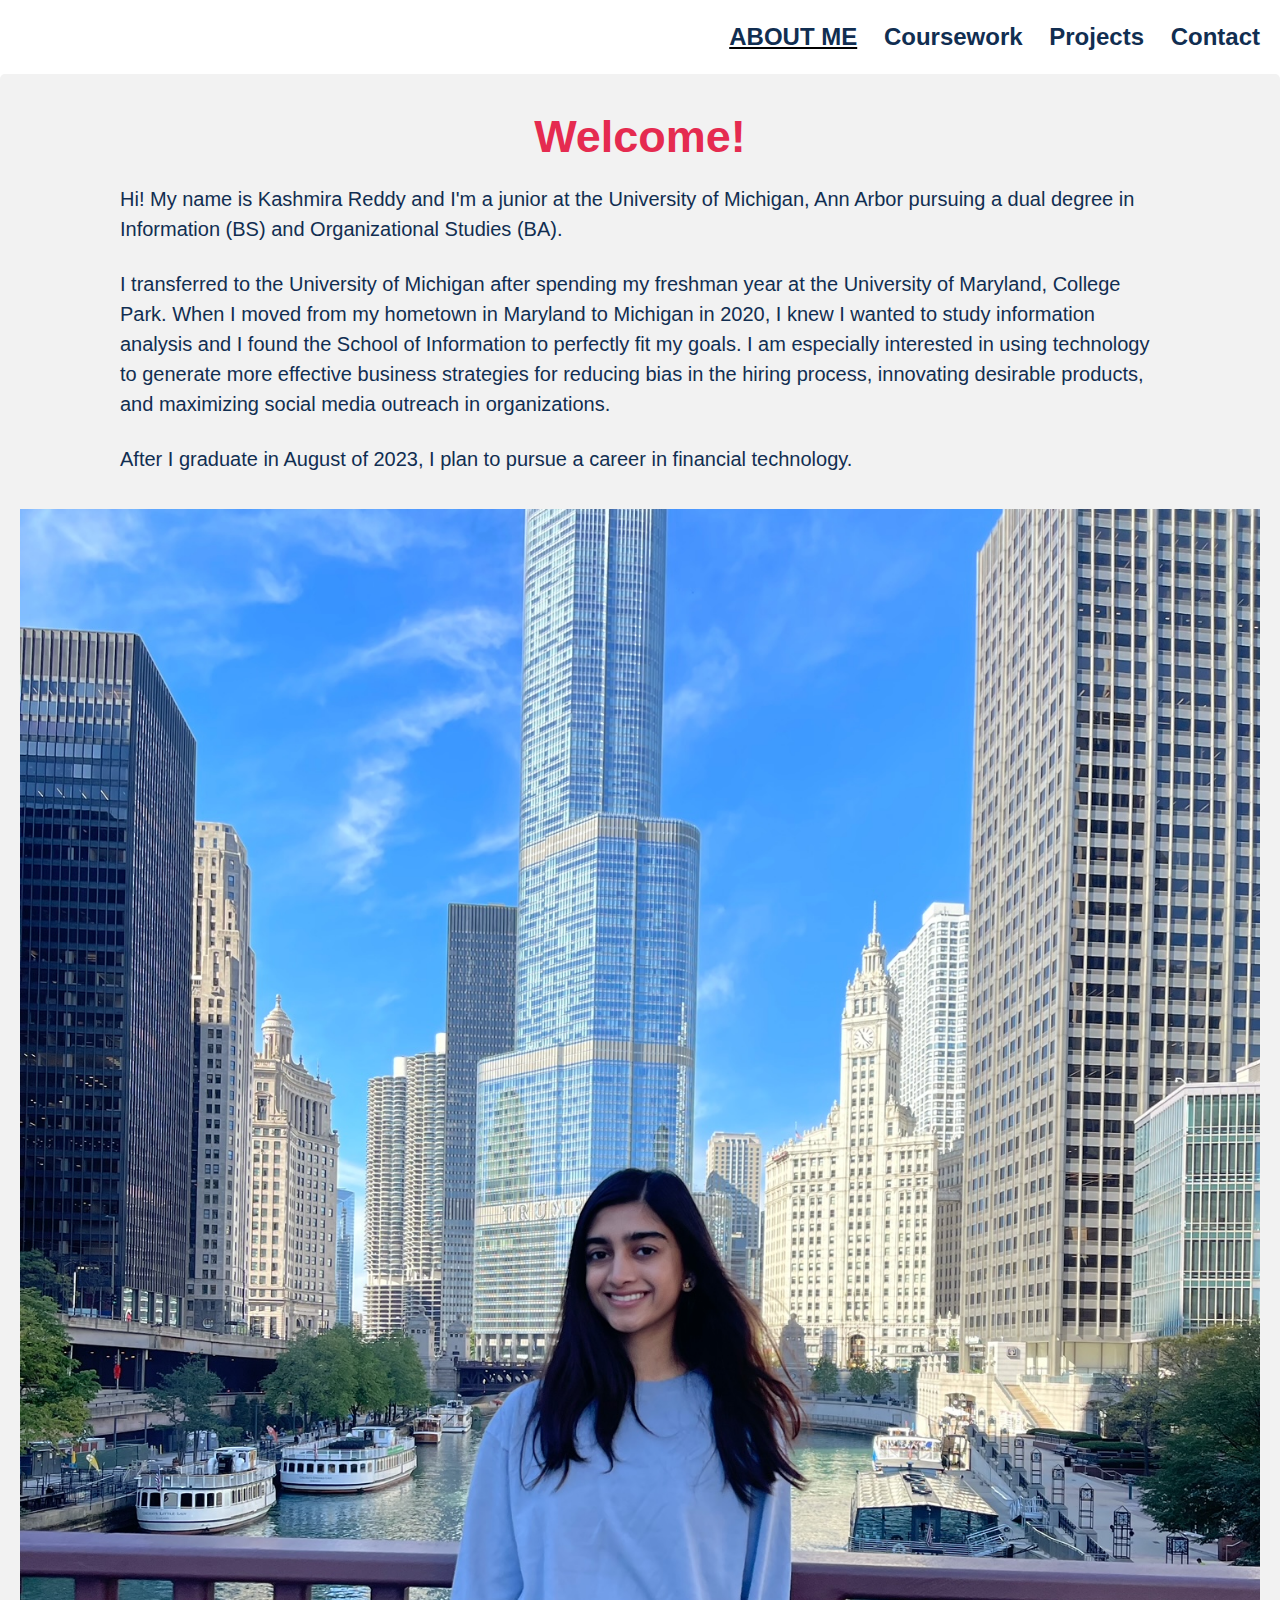
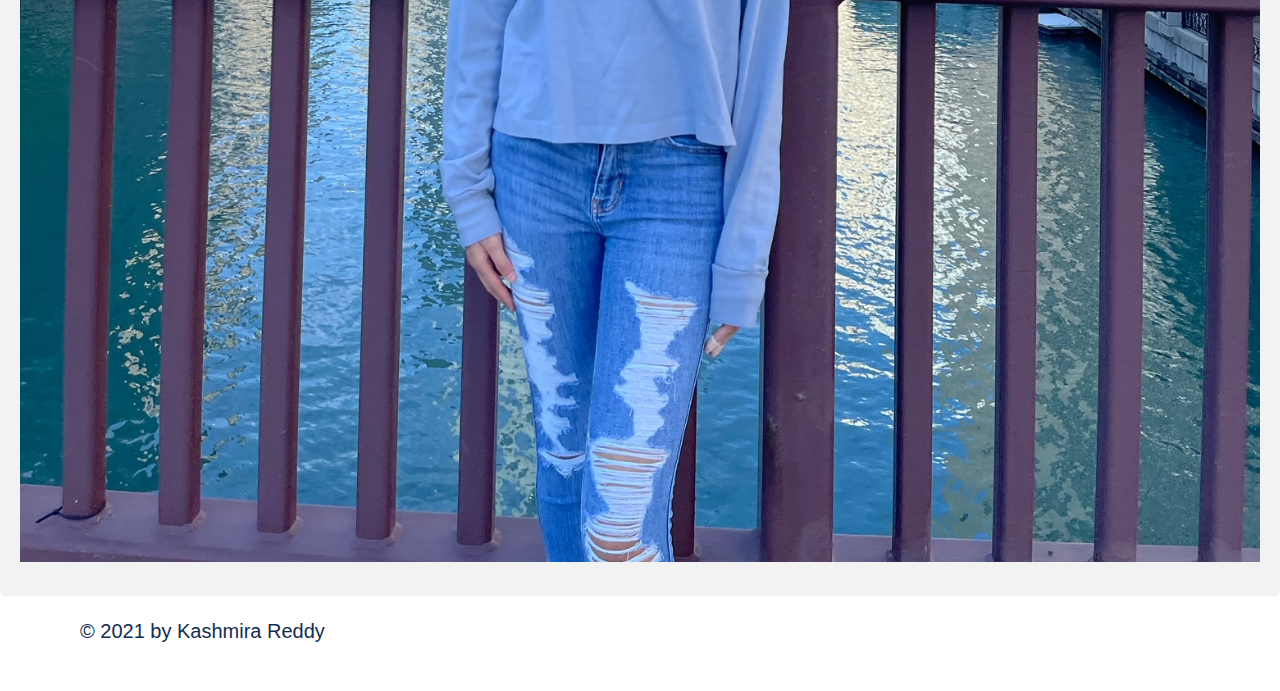
<file: index.html>
<!DOCTYPE html>
<html lang="en">
  <head>
    <meta charset="utf-8">
    <meta name="viewport" content="width=device-width, initial-scale=1.0">
    <link rel="stylesheet" type="text/css" href="css/html5reset.css">
    <link rel="stylesheet" type="text/css" href="css/style.css">
    <link rel="shortcut icon" type="image/png" href="images/initials.png"/>
    <title>Kashmira Reddy</title>
  </head>
  <body>
    <div class="skip"><a href="#main">Skip to Main Content</a></div>
    <nav>
        <ul>
          <li class="navigate"><a href = "index.html">About Me</a></li>
          <li><a href = "work.html">Coursework</a></li>
          <li><a href = "projects.html">Projects</a></li>
          <li><a href="contact.html">Contact</a></li>
        </ul>
      </nav>
      <main class="container">
      
        <header id="main">
          <h1>Welcome!</h1>
          <p>Hi! My name is Kashmira Reddy and I'm a junior at the University of Michigan, Ann Arbor pursuing a dual degree in Information (BS) and Organizational Studies (BA).</p>
          <p>I transferred to the University of Michigan after spending my freshman year at the University of Maryland, College Park. When I moved from my hometown in Maryland to Michigan in 2020, I knew I wanted to study information analysis and I found the School of Information to perfectly fit my goals. I am especially interested in using technology to generate more effective business strategies for reducing bias in the hiring process, innovating desirable products, and maximizing social media outreach in organizations.</p>
          <p>After I graduate in August of 2023, I plan to pursue a career in financial technology.</p>
        </header>

      <div>
        <img class="kashmira-image" src="images/Kash.JPG" alt="UMich_Picture"/>
      </div>
      
    </main>

  <footer>
    <p>&copy; 2021 by Kashmira Reddy</p>
  </footer> 
</body>
</html>
</file>
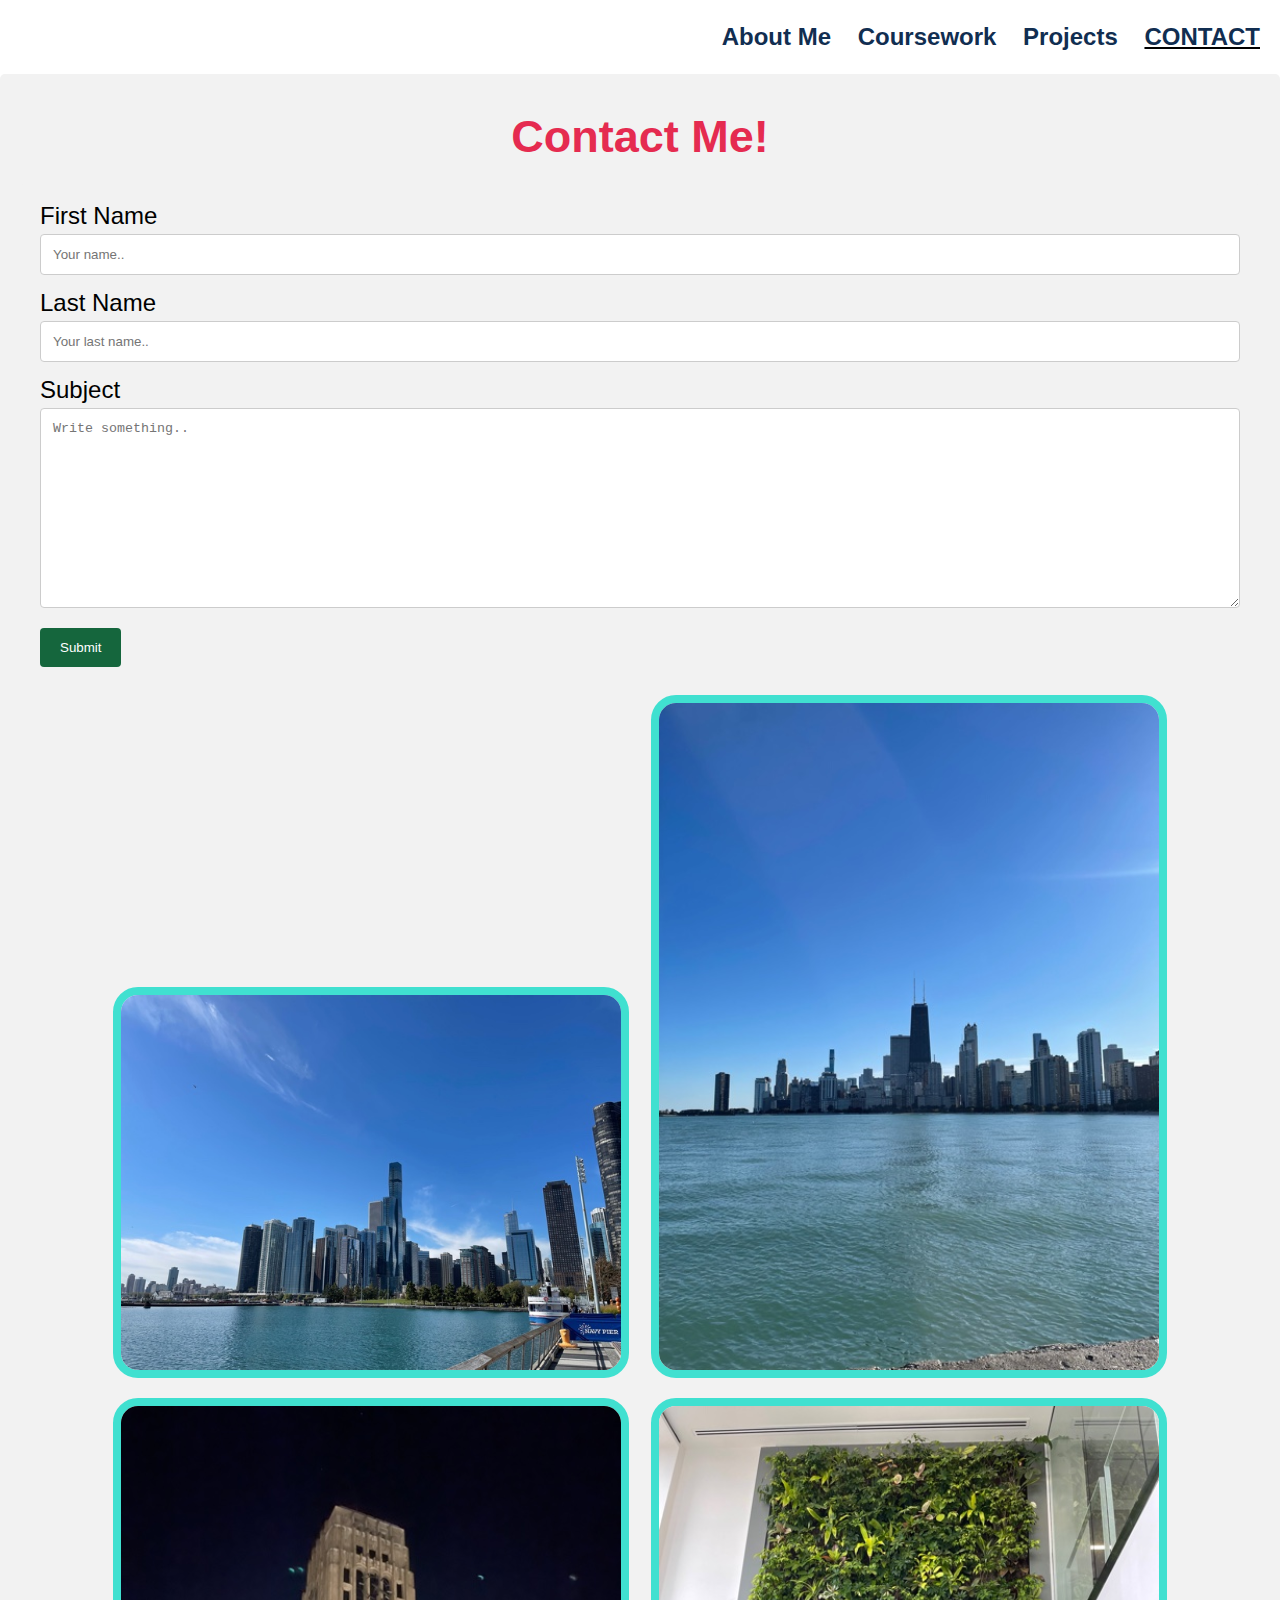
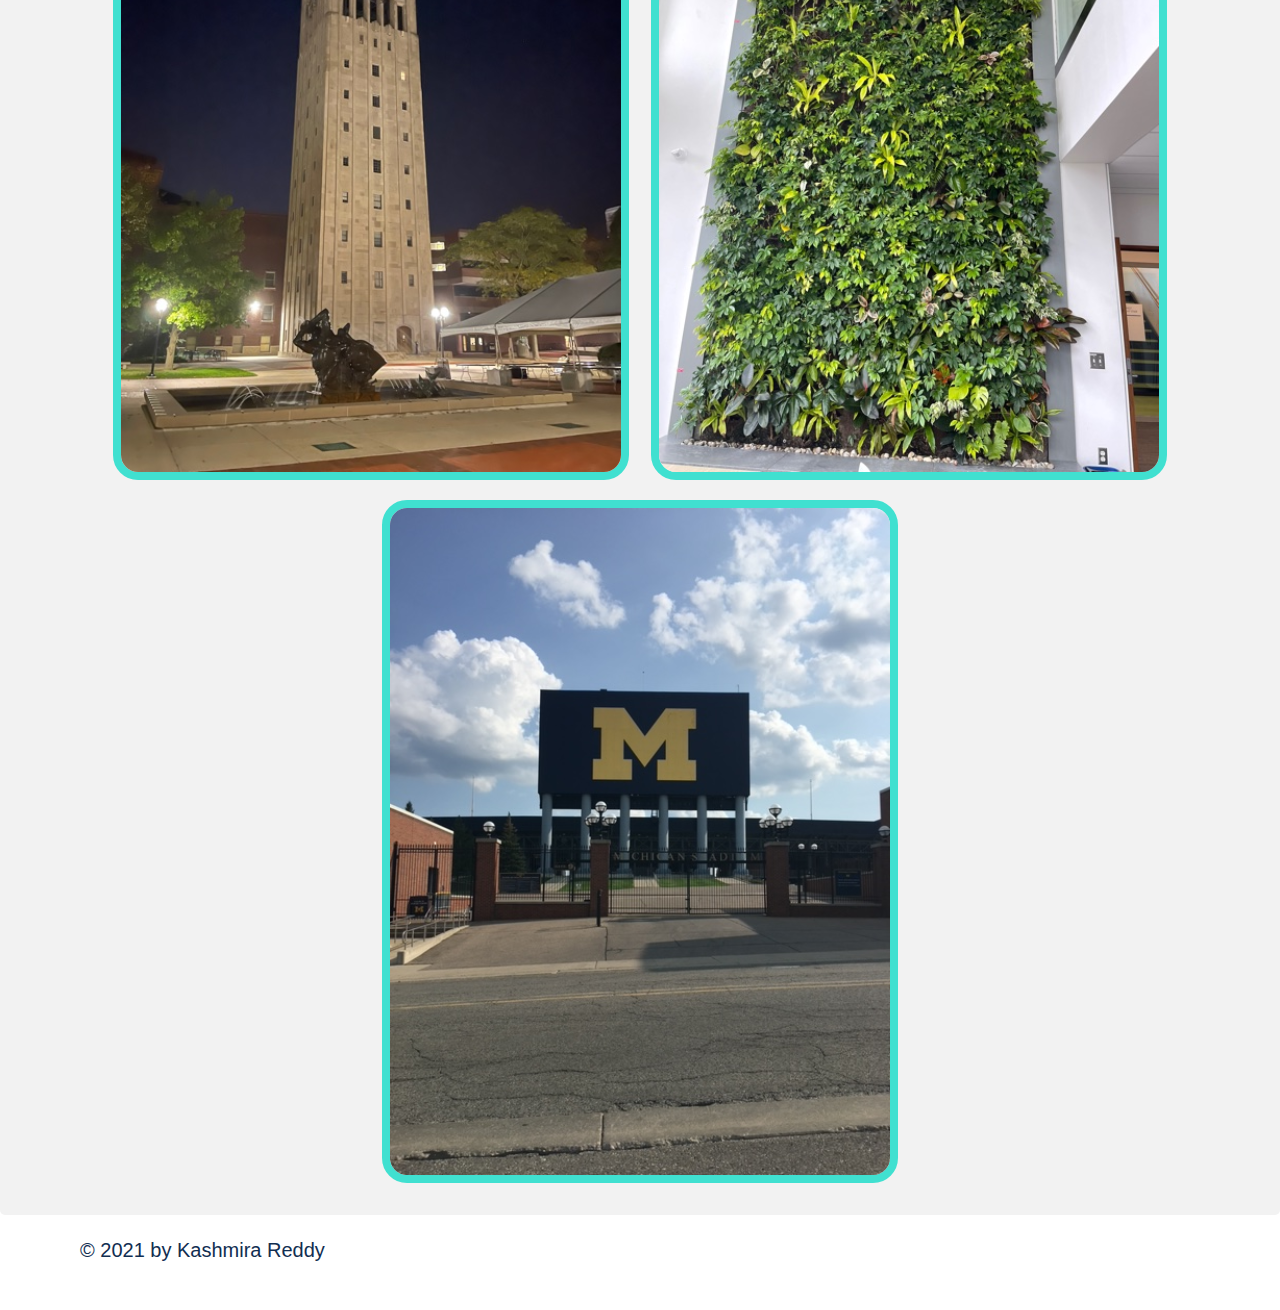
<file: contact.html>
<!DOCTYPE html>
<html lang="en">
  <head>
    <meta charset="utf-8">
    <meta name="viewport" content="width=device-width, initial-scale=1.0">
    <link rel="stylesheet" type="text/css" href="css/html5reset.css">
    <link rel="stylesheet" type="text/css" href="css/style.css">
    <link rel="shortcut icon" type="image/png" href="images/initials.png"/>
    <title>Contact</title>
  </head>
  <body>
    <div class="skip"><a href="#main">Skip to Main Content</a></div>
    <nav>
        <ul>
          <li><a href = "index.html">About Me</a></li>
          <li><a href = "work.html">Coursework</a></li>
          <li><a href = "projects.html">Projects</a></li>
          <li class="navigate"><a href="contact.html">Contact</a></li>
        </ul>
      </nav>
      <main class="container">
      
        <header id="main">
          <h1>Contact Me!</h1>
        </header>

        <div class="container">
          <form action="action_page.php">
        
            <label for="fname">First Name</label>
            <input type="text" id="fname" name="firstname" placeholder="Your name..">
        
            <label for="lname">Last Name</label>
            <input type="text" id="lname" name="lastname" placeholder="Your last name..">
        
            <label for="subject">Subject</label>
            <textarea id="subject" name="subject" placeholder="Write something.." style="height:200px"></textarea>
        
            <input type="submit" value="Submit">
        
          </form>
        </div>

      <div class="contact">
        <img class="coursework" id="contactimage1" src="images/contact1.jpg" alt="" />
        <img class="coursework" id="contactimage2" src="images/contact2.jpg" alt="" />
        <img class="coursework" id="contactimage3" src="images/contact3.jpg" alt="" />
        <img class="coursework" id="contactimage4" src="images/contact4.jpg" alt="" />
        <img class="coursework" id="contactimage5" src="images/contact5.JPG" alt="" />
      </div>
      
    </main>
    
  <footer>
    <p>&copy; 2021 by Kashmira Reddy</p>
  </footer> 
</body>
</html>
</file>
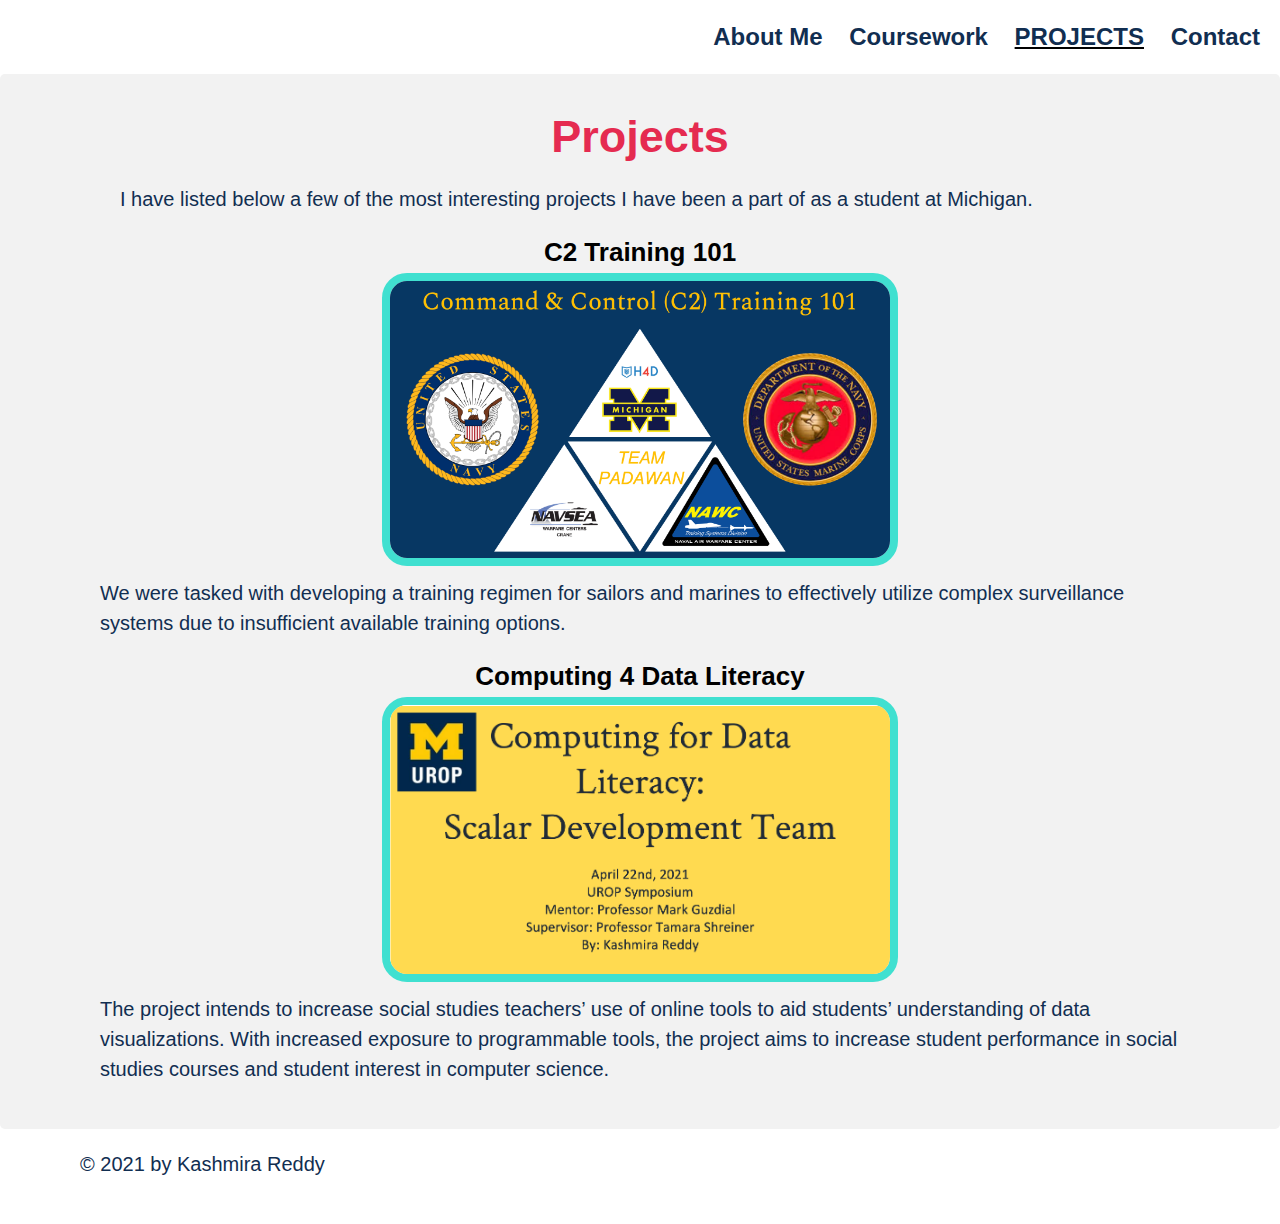
<file: projects.html>
<!DOCTYPE html>
<html lang="en">
  <head>
    <meta charset="utf-8">
    <meta name="viewport" content="width=device-width, initial-scale=1.0">
    <link rel="stylesheet" type="text/css" href="css/html5reset.css">
    <link rel="stylesheet" type="text/css" href="css/style.css">
    <link rel="shortcut icon" type="image/png" href="images/initials.png"/>
    <title>Projects</title>
  </head>
  <body>
    <div class="skip"><a href="#main">Skip to Main Content</a></div>
    <nav>
        <ul>
          <li><a href = "index.html">About Me</a></li>
          <li><a href = "work.html">Coursework</a></li>
          <li class="navigate"><a href = "projects.html">Projects</a></li>
          <li><a href="contact.html">Contact</a></li>
        </ul>
      </nav>
      <main class="container">
      
        <header id="main">
          <h1>Projects</h1>
          <p>I have listed below a few of the most interesting projects I have been a part of as a student at Michigan.</p>
        </header>

        <div class="projects">
          <h2>C2 Training 101</h2>
          <img class="coursework" id="projimage1" src="images/H4D.png" alt="" />
          <p>We were tasked with developing a training regimen for sailors and marines to effectively utilize complex surveillance systems due to insufficient available training options.</p>
          <h2>Computing 4 Data Literacy</h2>
          <img class="coursework" id="projimage2" src="images/UROP.png" alt="" />
          <p>The project intends to increase social studies teachers’ use of online tools to aid students’ understanding of data visualizations. With increased exposure to programmable tools, the project aims to increase student performance in social studies courses and student interest in computer science.</p>
        </div>

      </main>
  <footer>
    <p>&copy; 2021 by Kashmira Reddy</p>
  </footer> 
</body>
</html>
</file>
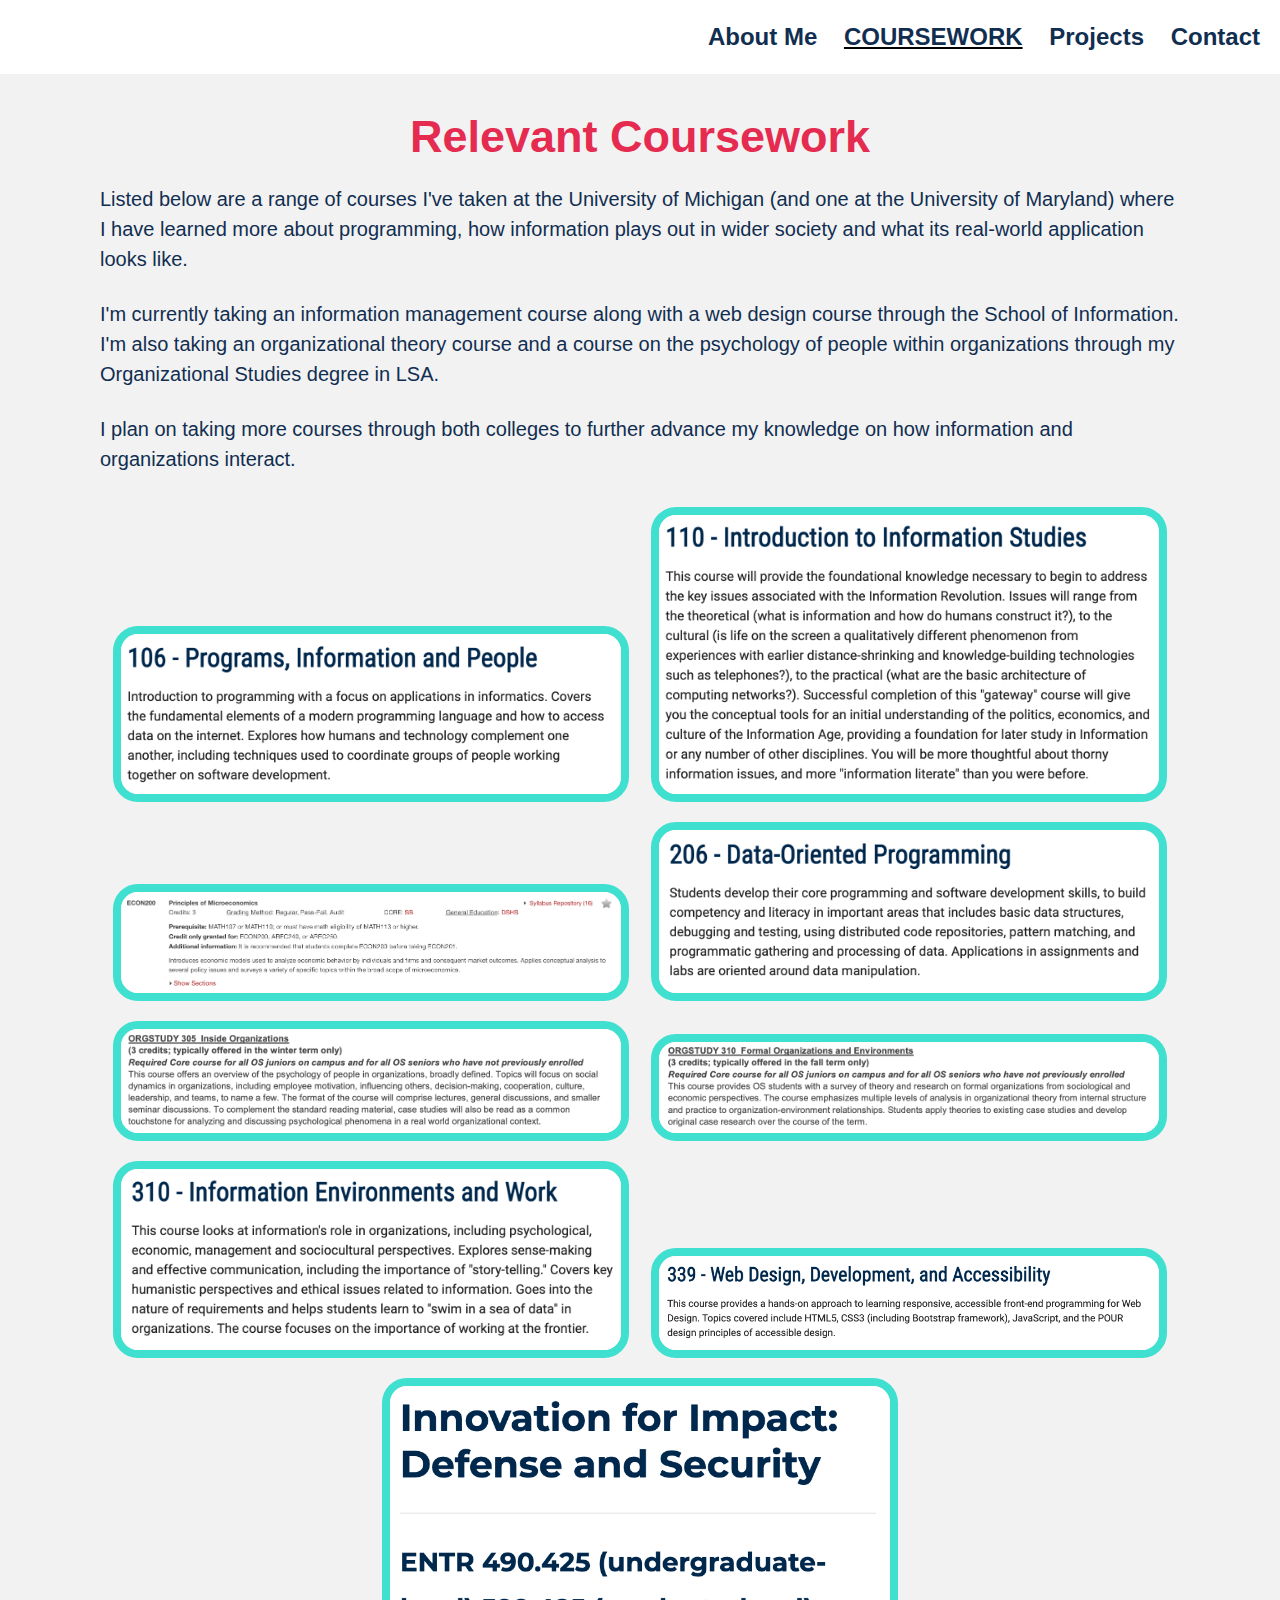
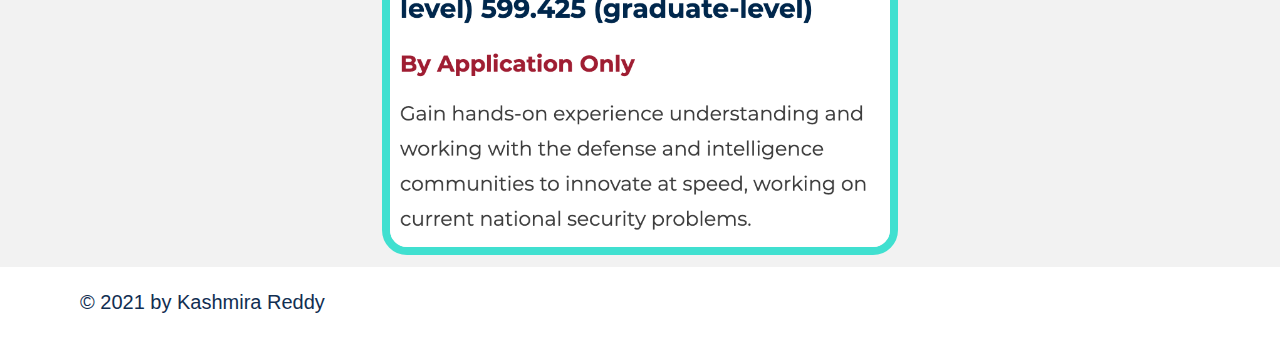
<file: work.html>
<!DOCTYPE html>
<html lang="en">
  <head>
    <meta charset="utf-8">
    <meta name="viewport" content="width=device-width, initial-scale=1.0">
    <link rel="stylesheet" type="text/css" href="css/html5reset.css">
    <link rel="stylesheet" type="text/css" href="css/style.css">
    <link rel="shortcut icon" type="image/png" href="images/initials.png"/>
    <title>Coursework</title>
  </head>
  <body>
    <div class="skip"><a href="#main">Skip to Main Content</a></div>
    <nav>
        <ul>
          <li><a href = "index.html">About Me</a></li>
          <li class="navigate"><a href = "work.html">Coursework</a></li>
          <li><a href = "projects.html">Projects</a></li>
          <li><a href="contact.html">Contact</a></li>
        </ul>
      </nav>
      <main class="container2">
      
        <header id="main">
          <h1>Relevant Coursework</h1>
          <p>Listed below are a range of courses I've taken at the University of Michigan (and one at the University of Maryland) where I have learned more about programming, how information plays out in wider society and what its real-world application looks like.</p>
          <p>I'm currently taking an information management course along with a web design course through the School of Information. I'm also taking an organizational theory course and a course on the psychology of people within organizations through my Organizational Studies degree in LSA.</p>
          <p>I plan on taking more courses through both colleges to further advance my knowledge on how information and organizations interact.</p>
        </header>

        <div> 
          <img class="coursework" id="image1" src="images/si_106.png" alt="" />
          <img class="coursework" id="image2" src="images/si_110.png" alt="" />
          <img class="coursework" id="image3" src="images/econ_200.png" alt="" />
          <img class="coursework" id="image4" src="images/si_206.png" alt="" />
          <img class="coursework" id="image5" src="images/os_305.png" alt="" />
          <img class="coursework" id="image6" src="images/os_310.png" alt="" />
          <img class="coursework" id="image7" src="images/si_310.png" alt="" />
          <img class="coursework" id="image8" src="images/si_339.png" alt="" />
          <img class="coursework" id="image9" src="images/entr_490.png" alt="" />
        </div>

      </main>

  <footer>
    <p>&copy; 2021 by Kashmira Reddy</p>
  </footer> 
</body>
</html>
</file>
<file: css/style.css>
html{
    scroll-behavior: smooth;
}

body{
  font-family: Tahoma, sans-serif;
  background-color: #ffffff;
  font-size: 24px;
  margin: 0;
  padding: 0;
}

h1{
  font-size: 45px;
  line-height: 1;
  padding: 35px 0;
  text-align: center;
}

h2{
  font-size: 26px;
}

nav ul{
  list-style-type: none;
}

nav li{
  display: inline;
  padding-right: 20px;
}

nav{
  background-color: #ffffff;
  padding: 25px 0;    
  text-align: right;   
}

header p{
  color: #112e51;
  font-size: 20px;
  padding: 0px 100px;
  text-align: left;
  line-height: 30px;
  margin-bottom: 25px;
}

p{
  color: #112e51;
  font-size: 20px;
  padding: 0px 80px;
  text-align: left;
  line-height: 30px;
  margin-bottom: 25px;
}

footer{
  color: #112e51;
  font-size: 18px;
  text-align: center;
  padding-top: 20px;
  padding-bottom: 20px;
}

nav a{
  color: #112e51;
  font-weight: bold;
  text-decoration: none;
}

a:link, a:visited{
  color: #112e51;
}

a:hover{
  text-decoration: underline;
}

.navigate{
  text-transform: uppercase;
  text-decoration: underline;
}

.skip a{
  background: white;
  left: 0;
  padding: 6px;
  -webkit-transition: top 1s ease-out;
  transition: top 1s ease-out;
  z-index: 1;
  position: absolute;
  top: -40px;
}

.skip a:focus{
  position: absolute;
  top: 0px;
}

*:focus{
  border-width: 4px;
  border-style: double;
  border-color: #112e51;
}

/* Add a background color and some padding around the form */
.container {
  display: grid;
  grid-template-columns: 1fr;
  border-radius: 5px;
  background-color: #f2f2f2;
  padding: 20px;
}

.container2 {
  display: flex;
  justify-content: center;
  align-content: stretch;
  flex-wrap: wrap;
  background-color: #f2f2f2;
  text-align: center;
  padding-top: 20px;
}

#main h1{
  color: #e52b50;
  padding-top: 20px;
  padding-bottom: 25px;
}

.kashmira-image{
  margin: auto;
  width: 100%;
  height: auto;
  padding-top: 10px;
  padding-bottom: 10px;
  text-align: center;
}

.coursework{
  border: 8px solid #40E0D0;
  margin: 8px;
  width: 500px;
  border-radius: 25px;
  text-align: center;
}

.projects{
  text-align: center;
}

.contact{
  text-align: center;
}


/* Style inputs with type="text", select elements and textareas */
input[type=text], select, textarea {
  width: 100%; /* Full width */
  padding: 12px; /* Some padding */ 
  border: 1px solid #ccc; /* Gray border */
  border-radius: 4px; /* Rounded borders */
  box-sizing: border-box; /* Make sure that padding and width stays in place */
  margin-top: 6px; /* Add a top margin */
  margin-bottom: 16px; /* Bottom margin */
  resize: vertical /* Allow the user to vertically resize the textarea (not horizontally) */
}

/* Style the submit button with a specific background color etc */
input[type=submit] {
  background-color: #15663D;
  color: white;
  padding: 12px 20px;
  border: none;
  border-radius: 4px;
  cursor: pointer;
}

/* When moving the mouse over the submit button, add a darker green color */
input[type=submit]:hover {
  background-color: #45a049;
}

/** Code for prefers reduced motion **/
@media screen and (prefers-reduced-motion: reduce){
  /*Turn off scroll*/
  html{
      scroll-behavior: auto; /* Removes scroll animation */
  }

  /*Turn off transition*/
  .skip a{
    -webkit-transition: initial; /* sets to default setting */
    transition: initial; /* sets to default setting */
  }

  /*Turn off parallax*/
  header{
    background-attachment: initial;
  }
}
</file>
